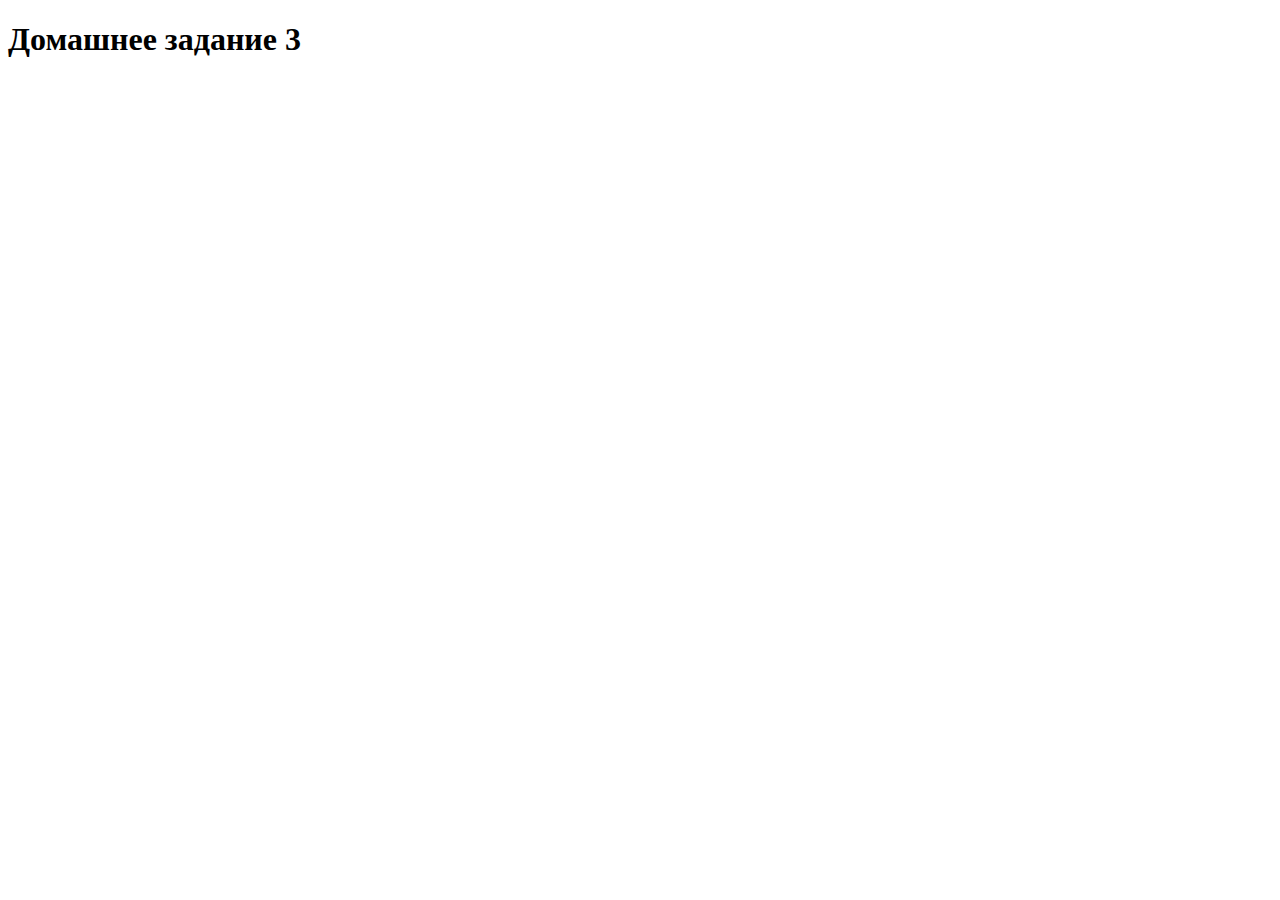
<file: lesson 3/index.html>
<!DOCTYPE html>
<html lang="en">
<head>
    <meta charset="UTF-8">
    <meta name="viewport" content="width=device-width, initial-scale=1.0">
    <meta http-equiv="X-UA-Compatible" content="ie=edge">
    <title>Домашка №3</title>
</head>
<body>
    <h1>Домашнее задание 3</h1>
</body>
</html>
</file>
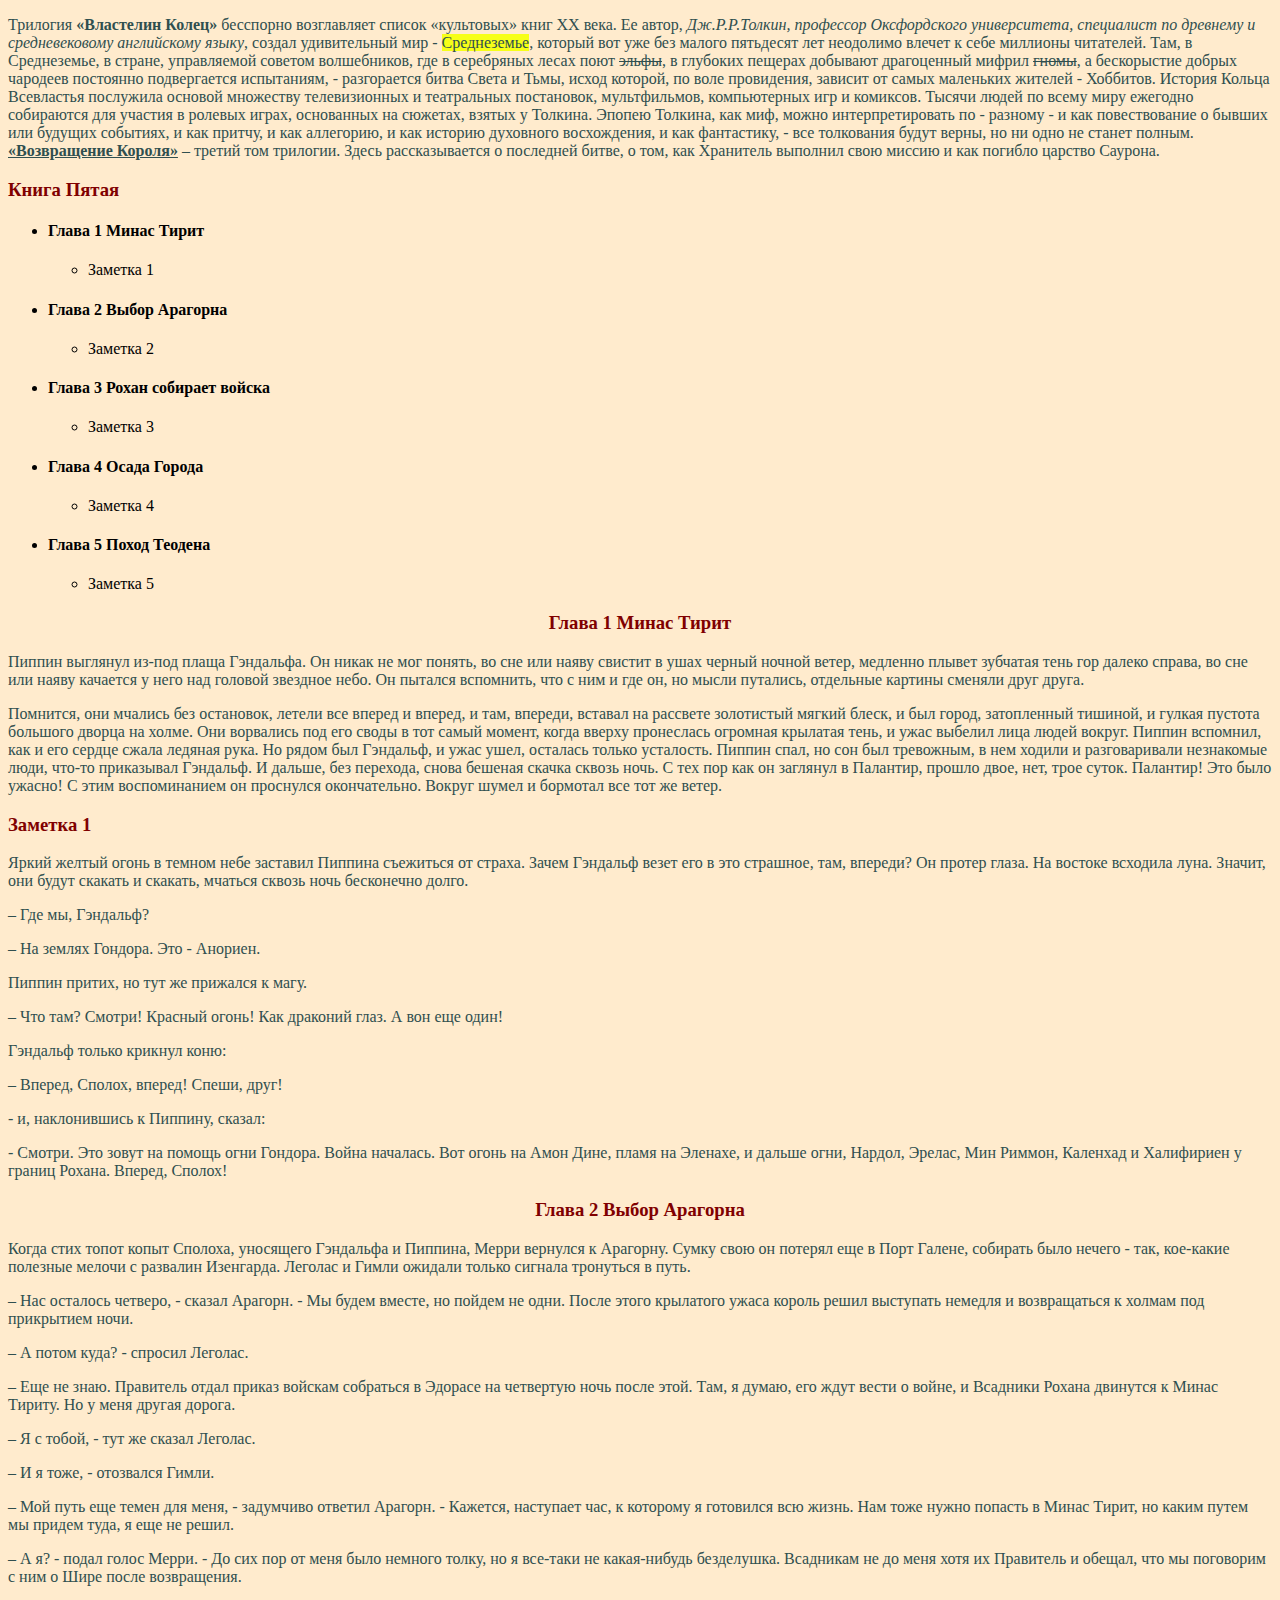
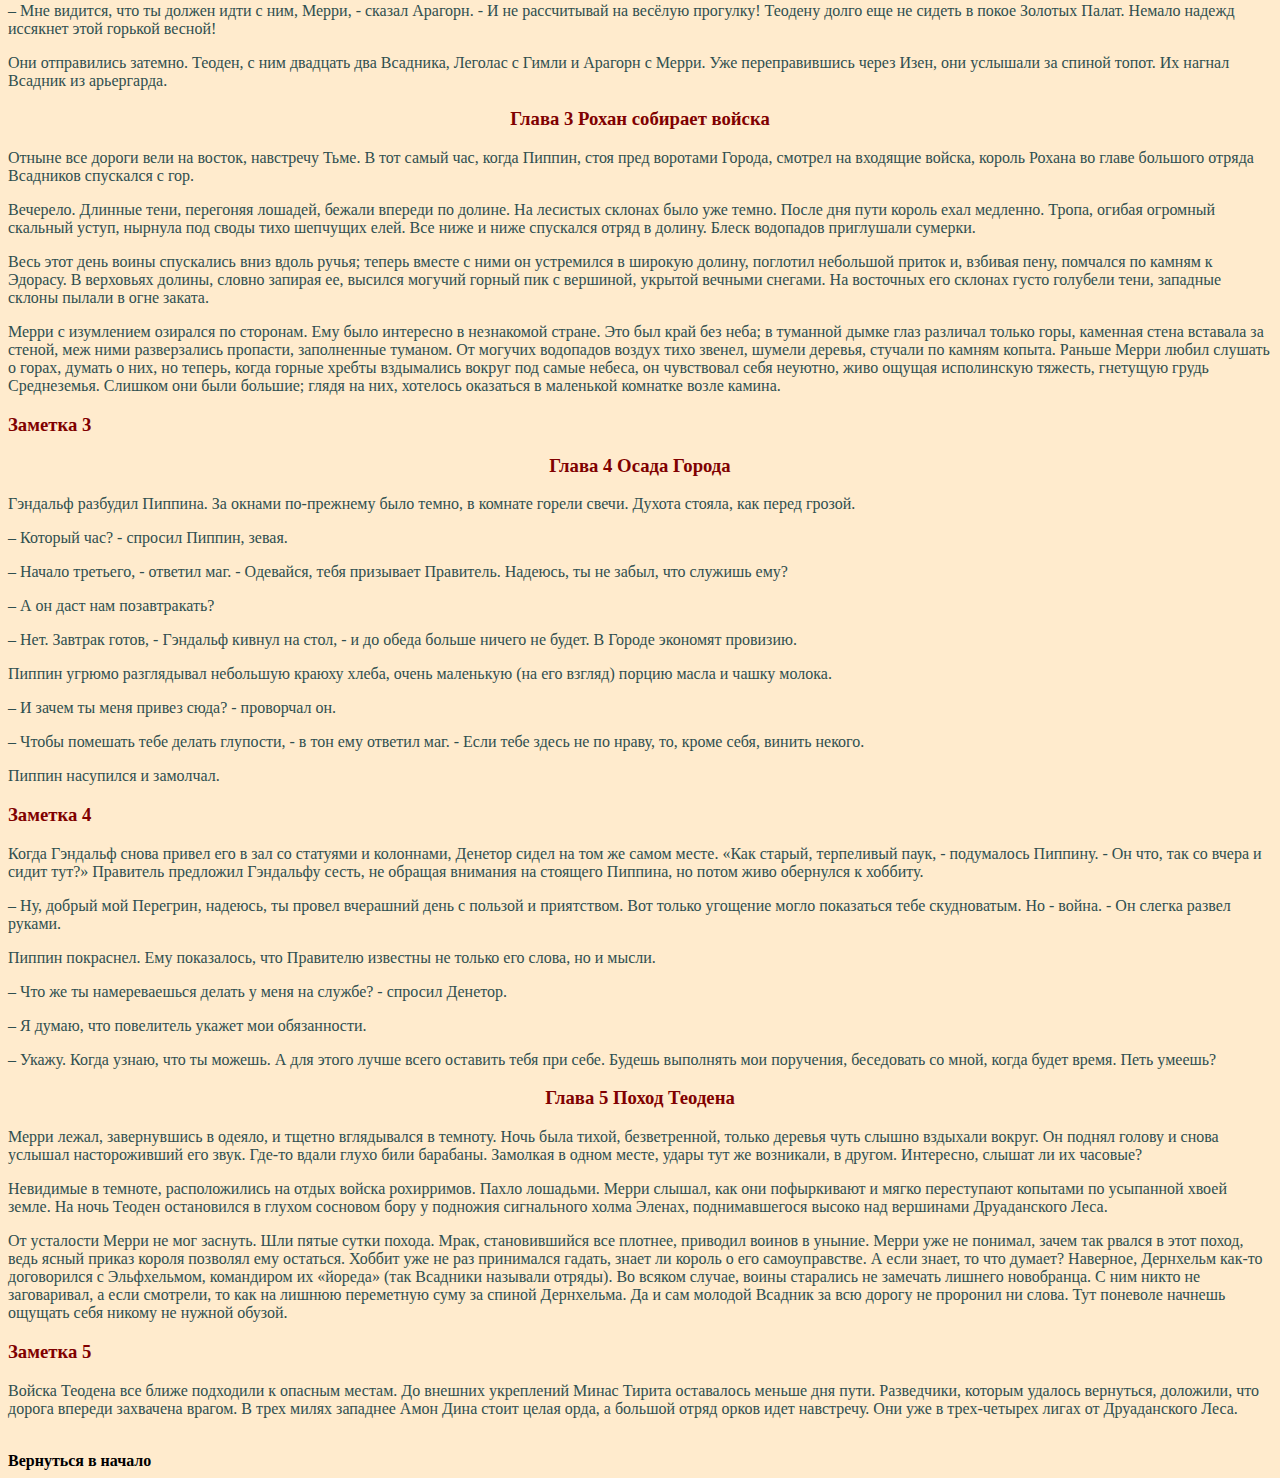
<file: lesson-5/index.html>
<!DOCTYPE html>
<html lang="ru">
<head>
    <meta charset="UTF-8">
    <meta name="viewport" content="width=, initial-scale=1.0">
    <meta http-equiv="X-UA-Compatible" content="ie=edge">
    <title>Урок №4 (домашка)</title>
    <link rel="stylesheet" href="css/style.css">
</head>
<body>
    <p>
        Трилогия <span class="fat">«Властелин Колец»</span> бесспорно возглавляет список «культовых» книг XX века. Ее автор, <span class="tilt">Дж.Р.Р.Толкин,
         профессор Оксфордского университета, специалист по древнему и средневековому английскому языку</span>, создал удивительный мир - 
         <span class="color">Среднеземье</span>, который вот уже без малого пятьдесят лет неодолимо влечет к себе миллионы читателей. Там, в Среднеземье, 
         в стране, управляемой советом волшебников, где в серебряных лесах поют <span class="line">эльфы</span>, в глубоких пещерах добывают драгоценный мифрил 
         <span class="line">гномы</span>, а бескорыстие добрых чародеев постоянно подвергается испытаниям, - разгорается битва Света и Тьмы, исход которой, по 
         воле провидения, зависит от самых маленьких жителей - Хоббитов. История Кольца Всевластья послужила основой множеству телевизионных 
         и театральных постановок, мультфильмов, компьютерных игр и комиксов. Тысячи людей по всему миру ежегодно собираются для участия в 
         ролевых играх, основанных на сюжетах, взятых у Толкина. Эпопею Толкина, как миф, можно интерпретировать по - разному - и как 
         повествование о бывших или будущих событиях, и как притчу, и как аллегорию, и как историю духовного восхождения, и как фантастику, 
         - все толкования будут верны, но ни одно не станет полным. <span class="fat king">«Возвращение Короля»</span> – третий том трилогии. Здесь рассказывается 
         о последней битве, о том, как Хранитель выполнил свою миссию и как погибло царство Саурона.
    </p>
    
    <h3>Книга Пятая</h3>
   
    <ul>
        <li>
            <h4>Глава 1 Минас Тирит</h4>

            <ul>
                <li>Заметка 1</li>
            </ul>
        </li>
        
        <li> <h4>Глава 2 Выбор Арагорна</h4>
                <ul>
                    <li>Заметка 2</li>
                </ul>
        </li>
        
        <li><h4>Глава 3 Рохан собирает войска</h4>
                <ul>
                    <li>Заметка 3</li>
                </ul>
        </li>
        
        <li><h4>Глава 4 Осада Города</h4>
                <ul>
                    <li>Заметка 4</li>
                </ul>
        </li>
        
        <li><h4>Глава 5 Поход Теодена</h4>
                <ul>
                    <li>Заметка 5</li>
                </ul>
        </li>
    </ul>
    
    <h3 class="chapter">Глава 1 Минас Тирит</h3>
    <p>
        Пиппин выглянул из-под плаща Гэндальфа. Он никак не мог понять, во сне или наяву свистит в ушах черный ночной ветер, медленно плывет зубчатая тень гор далеко справа, во сне или наяву качается у него над головой звездное небо. Он пытался вспомнить, что с ним и где он, но мысли путались, отдельные картины сменяли друг друга.
    </p>

    <p>
        Помнится, они мчались без остановок, летели все вперед и вперед, и там, впереди, вставал на рассвете золотистый мягкий блеск, и был город, затопленный тишиной, и гулкая пустота большого дворца на холме. Они ворвались под его своды в тот самый момент, когда вверху пронеслась огромная крылатая тень, и ужас выбелил лица людей вокруг. Пиппин вспомнил, как и его сердце сжала ледяная рука. Но рядом был Гэндальф, и ужас ушел, осталась только усталость. Пиппин спал, но сон был тревожным, в нем ходили и разговаривали незнакомые люди, что-то приказывал Гэндальф. И дальше, без перехода, снова бешеная скачка сквозь ночь. С тех пор как он заглянул в Палантир, прошло двое, нет, трое суток. Палантир! Это было ужасно! С этим воспоминанием он проснулся окончательно. Вокруг шумел и бормотал все тот же ветер.
    </p>

    <h3>
        Заметка 1
    </h3>
    <p>
        Яркий желтый огонь в темном небе заставил Пиппина съежиться от страха. Зачем Гэндальф везет его в это страшное, там, впереди? Он протер глаза. На востоке всходила луна. Значит, они будут скакать и скакать, мчаться сквозь ночь бесконечно долго.
    </p>
    <p>
        – Где мы, Гэндальф?
    </p>
    <p>
        – На землях Гондора. Это - Анориен.
    </p>
    <p>
        Пиппин притих, но тут же прижался к магу.
    </p>
    <p>
        – Что там? Смотри! Красный огонь! Как драконий глаз. А вон еще один!
    </p>
    <p>
        Гэндальф только крикнул коню:
    </p>
    <p>
        – Вперед, Сполох, вперед! Спеши, друг! 
    </p>
    <p>
        - и, наклонившись к Пиппину, сказал:
    </p>
    <p>
        - Смотри. Это зовут на помощь огни Гондора. Война началась. Вот огонь на Амон Дине, пламя на Эленахе, и дальше огни, Нардол, Эрелас, Мин Риммон, Каленхад и Халифириен у границ Рохана. Вперед, Сполох!
    </p>
    
    <h3 class="chapter">Глава 2 Выбор Арагорна</h3>
    <p>
        Когда стих топот копыт Сполоха, уносящего Гэндальфа и Пиппина, Мерри вернулся к Арагорну. Сумку свою он потерял еще в Порт Галене, собирать было нечего - так, кое-какие полезные мелочи с развалин Изенгарда. Леголас и Гимли ожидали только сигнала тронуться в путь.
    </p>
    <p>
        – Нас осталось четверо, - сказал Арагорн. - Мы будем вместе, но пойдем не одни. После этого крылатого ужаса король решил выступать немедля и возвращаться к холмам под прикрытием ночи.
    </p>
    <p>
            – А потом куда? - спросил Леголас.
    </p>
    <p>
            – Еще не знаю. Правитель отдал приказ войскам собраться в Эдорасе на четвертую ночь после этой. Там, я думаю, его ждут вести о войне, и Всадники Рохана двинутся к Минас Тириту. Но у меня другая дорога.
    </p>
    <p>
            – Я с тобой, - тут же сказал Леголас.
    </p>
    <p>
            – И я тоже, - отозвался Гимли.
    </p>
    <p>
            – Мой путь еще темен для меня, - задумчиво ответил Арагорн. - Кажется, наступает час, к которому я готовился всю жизнь. Нам тоже нужно попасть в Минас Тирит, но каким путем мы придем туда, я еще не решил.
    </p>
    <p>
        – А я? - подал голос Мерри. - До сих пор от меня было немного толку, но я все-таки не какая-нибудь безделушка. Всадникам не до меня хотя их Правитель и обещал, что мы поговорим с ним о Шире после возвращения.
    </p>
    <p>
        – Мне видится, что ты должен идти с ним, Мерри, - сказал Арагорн. - И не рассчитывай на весёлую прогулку! Теодену долго еще не сидеть в покое Золотых Палат. Немало надежд иссякнет этой горькой весной!
    </p>
    <p>
        Они отправились затемно. Теоден, с ним двадцать два Всадника, Леголас с Гимли и Арагорн с Мерри. Уже переправившись через Изен, они услышали за спиной топот. Их нагнал Всадник из арьергарда.
    </p>

    <h3 class="chapter">
        Глава 3 Рохан собирает войска
    </h3>
    <p>
        Отныне все дороги вели на восток, навстречу Тьме. В тот самый час, когда Пиппин, стоя пред воротами Города, смотрел на входящие войска, король Рохана во главе большого отряда Всадников спускался с гор.
    </p>
    <p>
        Вечерело. Длинные тени, перегоняя лошадей, бежали впереди по долине. На лесистых склонах было уже темно. После дня пути король ехал медленно. Тропа, огибая огромный скальный уступ, нырнула под своды тихо шепчущих елей. Все ниже и ниже спускался отряд в долину. Блеск водопадов приглушали сумерки.
    </p>
    <p>
        Весь этот день воины спускались вниз вдоль ручья; теперь вместе с ними он устремился в широкую долину, поглотил небольшой приток и, взбивая пену, помчался по камням к Эдорасу. В верховьях долины, словно запирая ее, высился могучий горный пик с вершиной, укрытой вечными снегами. На восточных его склонах густо голубели тени, западные склоны пылали в огне заката.
    </p>
    <p>
        Мерри с изумлением озирался по сторонам. Ему было интересно в незнакомой стране. Это был край без неба; в туманной дымке глаз различал только горы, каменная стена вставала за стеной, меж ними разверзались пропасти, заполненные туманом. От могучих водопадов воздух тихо звенел, шумели деревья, стучали по камням копыта. Раньше Мерри любил слушать о горах, думать о них, но теперь, когда горные хребты вздымались вокруг под самые небеса, он чувствовал себя неуютно, живо ощущая исполинскую тяжесть, гнетущую грудь Среднеземья. Слишком они были большие; глядя на них, хотелось оказаться в маленькой комнатке возле камина.
    </p>

    <h3>
        Заметка 3
    </h3>
    
    <h3 class="chapter">
        Глава 4 Осада Города
    </h3>
    <p>
        Гэндальф разбудил Пиппина. За окнами по-прежнему было темно, в комнате горели свечи. Духота стояла, как перед грозой.
    </p>
    <p>
        – Который час? - спросил Пиппин, зевая.
    </p>
    <p>
        – Начало третьего, - ответил маг. - Одевайся, тебя призывает Правитель. Надеюсь, ты не забыл, что служишь ему?
    </p>
    <p>
        – А он даст нам позавтракать?
    </p>
    <p>
            – Нет. Завтрак готов, - Гэндальф кивнул на стол, - и до обеда больше ничего не будет. В Городе экономят провизию.
    </p>
    <p>
            Пиппин угрюмо разглядывал небольшую краюху хлеба, очень маленькую (на его взгляд) порцию масла и чашку молока.
    </p>
    <p>
        – И зачем ты меня привез сюда? - проворчал он.
    </p>
    <p>
            – Чтобы помешать тебе делать глупости, - в тон ему ответил маг. - Если тебе здесь не по нраву, то, кроме себя, винить некого.
    </p>
    <p>
        Пиппин насупился и замолчал.
    </p>

    <h3>
        Заметка 4
    </h3>
    <p>
        Когда Гэндальф снова привел его в зал со статуями и колоннами, Денетор сидел на том же самом месте. «Как старый, терпеливый паук, - подумалось Пиппину. - Он что, так со вчера и сидит тут?» Правитель предложил Гэндальфу сесть, не обращая внимания на стоящего Пиппина, но потом живо обернулся к хоббиту.
    </p>
    <p>
        – Ну, добрый мой Перегрин, надеюсь, ты провел вчерашний день с пользой и приятством. Вот только угощение могло показаться тебе скудноватым. Но - война. - Он слегка развел руками.
    </p>
    <p>
        Пиппин покраснел. Ему показалось, что Правителю известны не только его слова, но и мысли.
    </p>
    <p>
        – Что же ты намереваешься делать у меня на службе? - спросил Денетор.
    </p>
    <p>
        – Я думаю, что повелитель укажет мои обязанности.
    </p>
    <p>
        – Укажу. Когда узнаю, что ты можешь. А для этого лучше всего оставить тебя при себе. Будешь выполнять мои поручения, беседовать со мной, когда будет время. Петь умеешь?
    </p>

    <h3 class="chapter">
        Глава 5 Поход Теодена
    </h3>
    <p>
        Мерри лежал, завернувшись в одеяло, и тщетно вглядывался в темноту. Ночь была тихой, безветренной, только деревья чуть слышно вздыхали вокруг. Он поднял голову и снова услышал настороживший его звук. Где-то вдали глухо били барабаны. Замолкая в одном месте, удары тут же возникали, в другом. Интересно, слышат ли их часовые?
    </p>
    <p>
        Невидимые в темноте, расположились на отдых войска рохирримов. Пахло лошадьми. Мерри слышал, как они пофыркивают и мягко переступают копытами по усыпанной хвоей земле. На ночь Теоден остановился в глухом сосновом бору у подножия сигнального холма Эленах, поднимавшегося высоко над вершинами Друаданского Леса.
    </p>
    <p>
        От усталости Мерри не мог заснуть. Шли пятые сутки похода. Мрак, становившийся все плотнее, приводил воинов в уныние. Мерри уже не понимал, зачем так рвался в этот поход, ведь ясный приказ короля позволял ему остаться. Хоббит уже не раз принимался гадать, знает ли король о его самоуправстве. А если знает, то что думает? Наверное, Дернхельм как-то договорился с Эльфхельмом, командиром их «йореда» (так Всадники называли отряды). Во всяком случае, воины старались не замечать лишнего новобранца. С ним никто не заговаривал, а если смотрели, то как на лишнюю переметную суму за спиной Дернхельма. Да и сам молодой Всадник за всю дорогу не проронил ни слова. Тут поневоле начнешь ощущать себя никому не нужной обузой.
    </p>

    <h3>
        Заметка 5
    </h3>
    <p>
        Войска Теодена все ближе подходили к опасным местам. До внешних укреплений Минас Тирита оставалось меньше дня пути. Разведчики, которым удалось вернуться, доложили, что дорога впереди захвачена врагом. В трех милях западнее Амон Дина стоит целая орда, а большой отряд орков идет навстречу. Они уже в трех-четырех лигах от Друаданского Леса.
    </p>

    <b><br>Вернуться в начало</b>

</body>
</html>
</file>
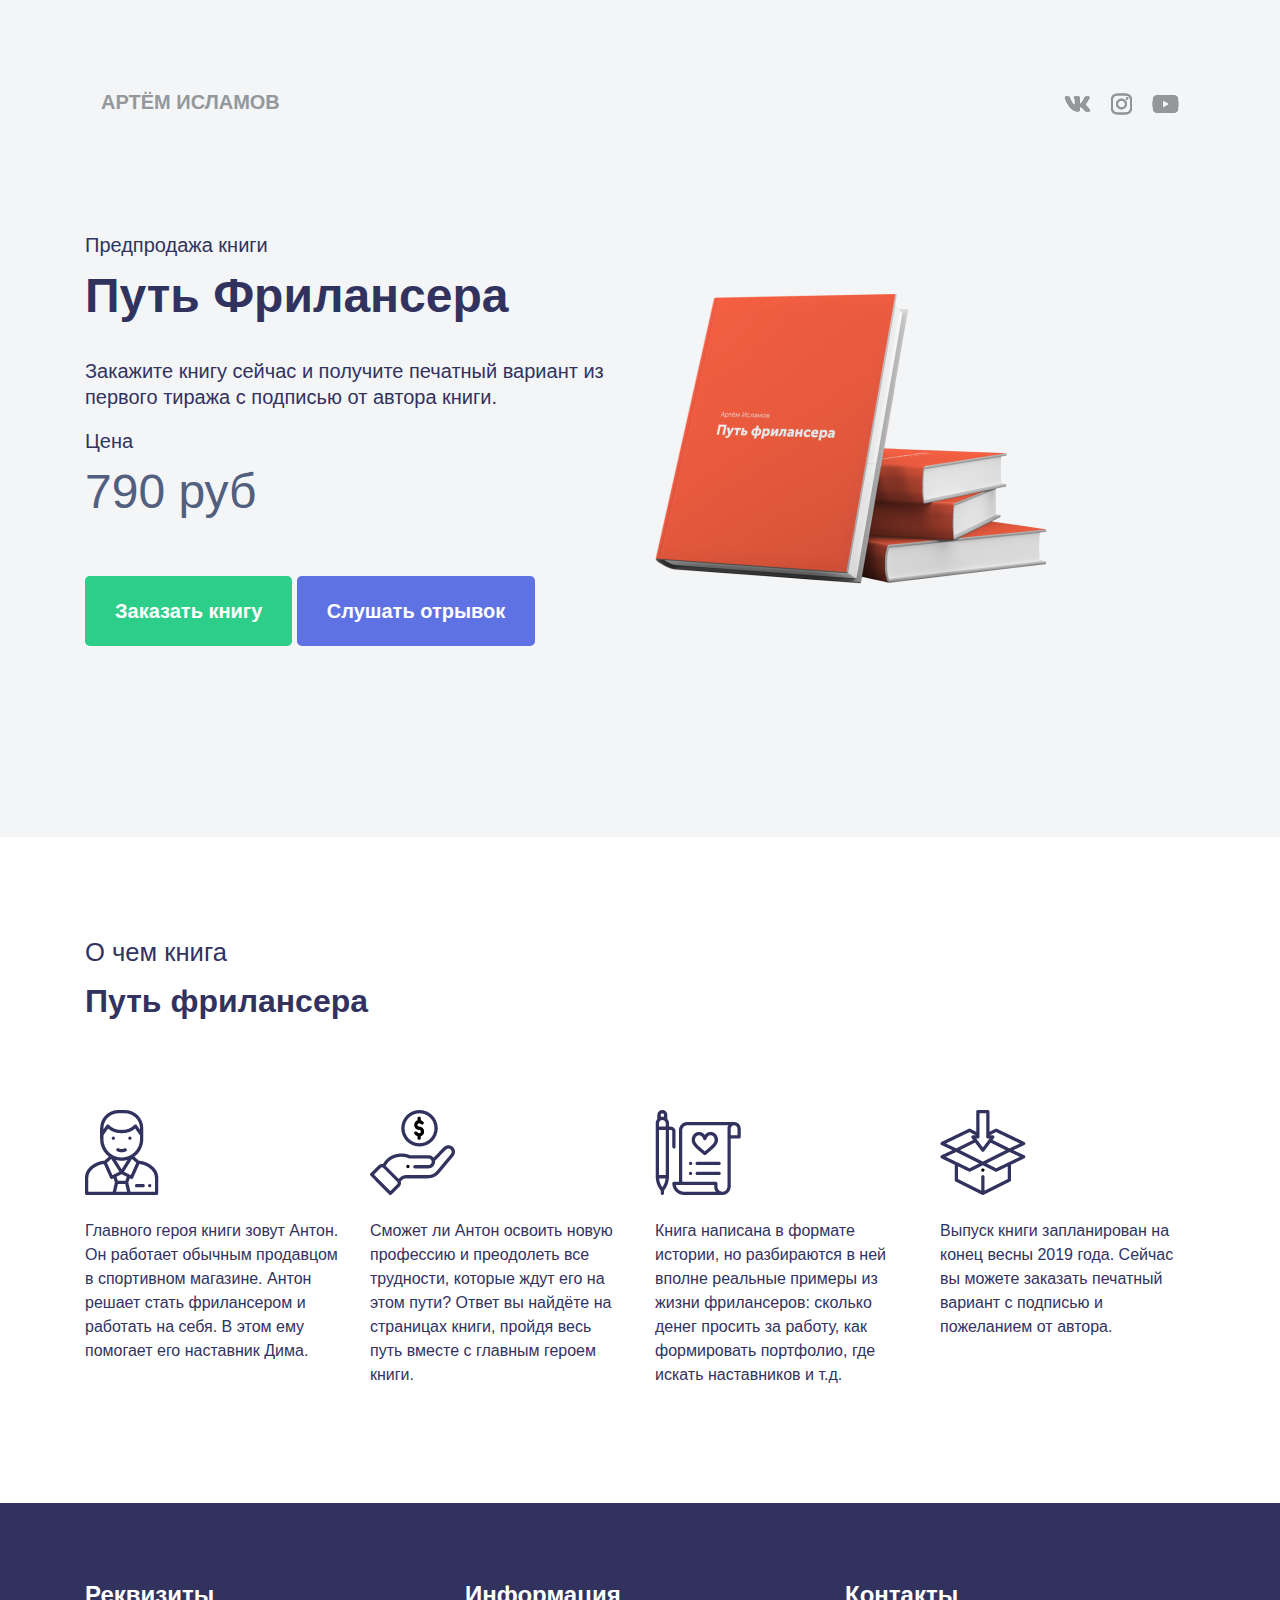
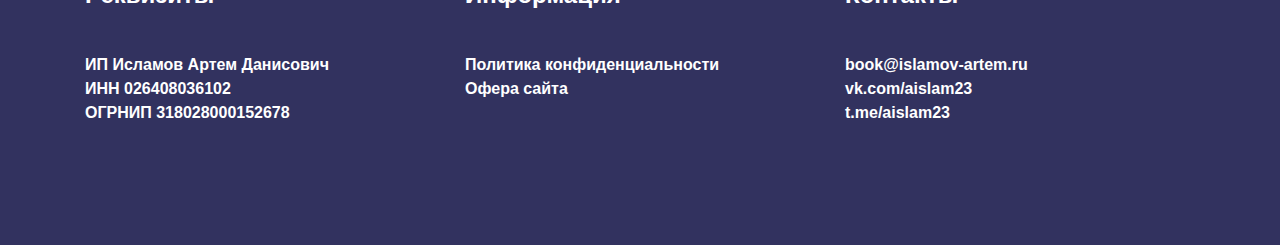
<file: lesson-10-1/src/index.html>
<!doctype html>
<html lang="en">
  <head>
    <!-- Required meta tags -->
    <meta charset="utf-8">
    <meta name="viewport" content="width=device-width, initial-scale=1, shrink-to-fit=no">

    <!-- Bootstrap CSS -->
    <link rel="stylesheet" href="https://maxcdn.bootstrapcdn.com/bootstrap/4.0.0/css/bootstrap.min.css" integrity="sha384-Gn5384xqQ1aoWXA+058RXPxPg6fy4IWvTNh0E263XmFcJlSAwiGgFAW/dAiS6JXm" crossorigin="anonymous">
    
    <link rel="stylesheet" href="css/style.css">
    <title>Путь фрилансера</title>
  </head>
  <body>
    <header class="hero">
        <div class="container">
            <nav class="navbar navbar-light">
                <a class="navbar-brand text-uppercase">Артём Исламов</a>
                <div class="social d-flex justify-content-between">
                    <a href="#"><img src="img/vk.png" alt=""></a>
                    <a href="#"><img src="img/instagram.png" alt=""></a>
                    <a href="#"><img src="img/youtube.png" alt=""></a>
                </div>
            </nav>
            <div class="main">
                <div class="row align-items-center">
                    <div class="col-lg-6 col-sm-8">
                        <div class="main-text">
                            <span class="subtitle d-block">Предпродажа книги</span>
                            
                            <strong class="title d-block">Путь Фрилансера</strong>
                            
                            <p class="description">Закажите книгу сейчас и получите печатный вариант из первого тиража с подписью от автора книги.</p>
                            
                            <span class="price-tag d-block">Цена</span>
                            
                            <strong class="price">790 руб</strong>
                            
                            <div class="buttons mt-5">
                            <a href="#" class="btn btn-success btn-lg ">Заказать книгу</a>
                            <a href="#" class="btn btn-primary btn-lg">Cлушать отрывок</a>
                            </div>
                        </div>
                        <!-- /.main-text -->              
                    </div>
                      <!-- /.col-6 -->
                      <div class="col-lg-6 col-sm-4">
                          <div class="main-image">
                            <img src="img/mane-image.png" alt="">
                          </div>
                          <!-- /.main-image -->
                      </div>
                      <!-- /.col-6 -->
                </div>
            </div>
            <!-- /.main -->
        </div>
        <!-- /.container -->
    </header>

    <div class="section">
        <div class="container">
            <h2 class="section-heading">
                <small class="section-subtitle d-block">О чем книга</small>
                <strong class="section-title">Путь фрилансера</strong>
            </h2>

            <div class="about-block">
                <div class="row">
                <div class="col-3">
                    <img src="img/picture-1.png" alt="">
                    <p class="block-text mt-4">Главного героя книги зовут Антон. Он работает обычным продавцом в спортивном магазине. Антон решает стать фрилансером и работать на себя. В этом ему помогает его наставник Дима.</p>
                </div>
                <div class="col-3">
                    <img src="img/picture-2.png" alt="">
                    <p class="block-text mt-4">Сможет ли Антон освоить новую профессию и преодолеть все трудности, которые ждут его на этом пути? Ответ вы найдёте на страницах книги, пройдя весь путь вместе с главным героем книги.</p>
                </div>
                <div class="col-3">
                    <img src="img/picture-3.png" alt="">
                    <p class="block-text mt-4">Книга написана в формате истории, но разбираются в ней вполне реальные примеры из жизни фрилансеров: сколько денег просить за работу, как формировать портфолио, где искать наставников и т.д.</p>
                </div>
                <div class="col-3">
                    <img src="img/picture-4.png" alt="">
                    <p class="block-text mt-4">Выпуск книги запланирован на конец весны 2019 года. Сейчас вы можете заказать печатный вариант с подписью и пожеланием от автора.
                        </p>
                </div>
            </div>
            </div>
            <!-- /.about-block -->
        </div>
        <!-- /.container -->
    </div>


    <footer class="footer">
        <div class="container">
            <div class="row text-white">
                <div class="col">
                    <div class="footer-block">
                        <h4 class="footer-title">Реквизиты</h4>
                        <p>ИП Исламов Артем Данисович 
                            <br> ИНН 026408036102 
                            <br> ОГРНИП 318028000152678</p>
                    </div>
                    <!-- /.footer-block -->
                </div>
                <!-- /.col -->

                <div class="col">        
                    <div class="footer-block">
                        <h4 class="footer-title">Информация</h4>
                        <p>
                            <a class="d-block text-white" href="#">Политика конфиденциальности</a>
                            <a class="d-block text-white" href="#">Офера сайта</a>
                        </p>
                    </div>
                    <!-- /.footer-block -->
                </div>
                <!-- /.col -->
                <div class="col">
                    <div class="footer-block">
                        <h4 class="footer-title">Контакты</h4>
                        <p>
                            <a class="d-block text-white" href="#">book@islamov-artem.ru</a>
                            <a class="d-block text-white" href="#">vk.com/aislam23</a>
                            <a class="d-block text-white" href="#">t.me/aislam23</a>
                        </p>
                    </div>
                    <!-- /.footer-block -->
                </div>
                <!-- /.col -->
            </div>
            <!-- /.row -->
        </div>
    </footer>
</body>
</html>
</file>
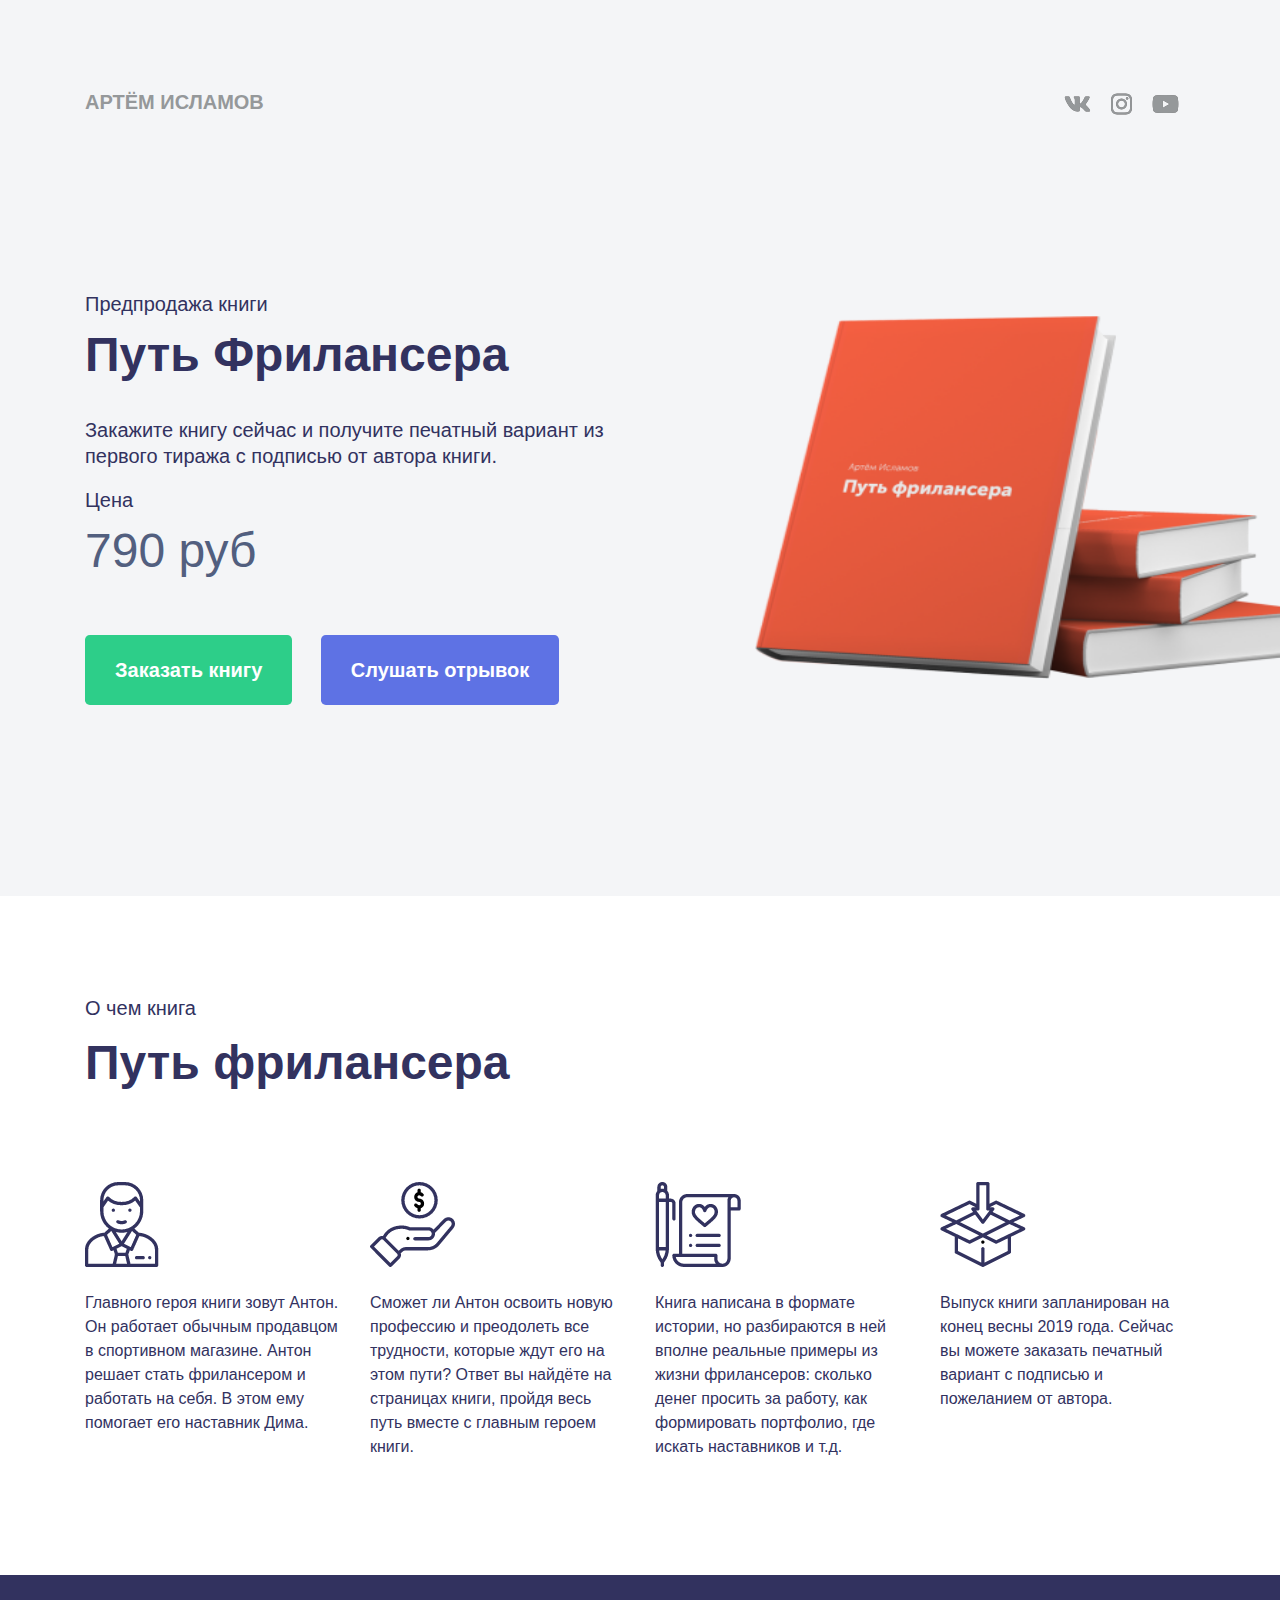
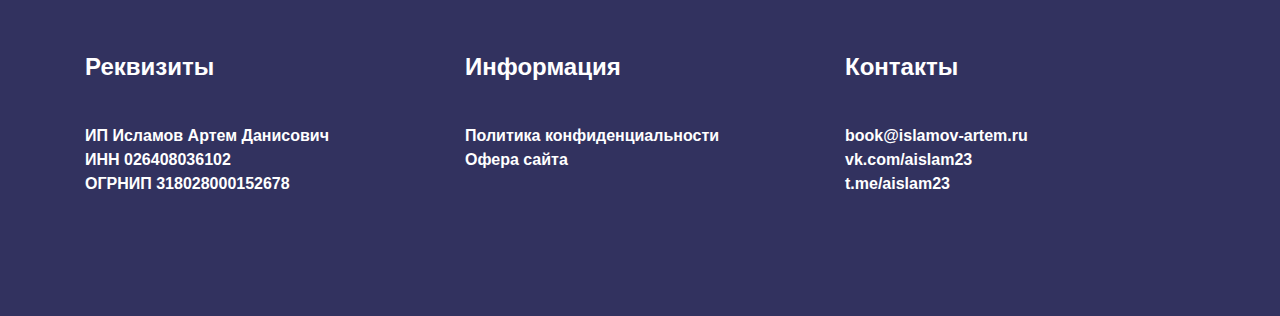
<file: lesson-10-2/src/index.html>
<!doctype html>
<html lang="en">
  <head>
    <!-- Required meta tags -->
    <meta charset="utf-8">
    <meta name="viewport" content="width=device-width, initial-scale=1, shrink-to-fit=no">

    <!-- Bootstrap CSS -->
    <link rel="stylesheet" href="https://maxcdn.bootstrapcdn.com/bootstrap/4.0.0/css/bootstrap.min.css" integrity="sha384-Gn5384xqQ1aoWXA+058RXPxPg6fy4IWvTNh0E263XmFcJlSAwiGgFAW/dAiS6JXm" crossorigin="anonymous">
    
    <link rel="stylesheet" href="css/style.css">
    <title>Путь фрилансера</title>
  </head>
  <body>
    <header class="hero">
        <div class="container">
            <nav class="navbar navbar-light">
                <a class="navbar-brand text-uppercase">Артём Исламов</a>
                <div class="social d-flex justify-content-between">
                    <a href="#"><img src="img/vk.png" alt=""></a>
                    <a href="#"><img src="img/instagram.png" alt=""></a>
                    <a href="#"><img src="img/youtube.png" alt=""></a>
                </div>
            </nav>
            <div class="main">
                <div class="row align-items-center">
                    <div class="col-lg-6 col-sm-8">
                        <div class="main-text">
                            <span class="subtitle d-block">Предпродажа книги</span>
                            
                            <strong class="title d-block">Путь Фрилансера</strong>
                            
                            <p class="description">Закажите книгу сейчас и получите печатный вариант из первого тиража с подписью от автора книги.</p>
                            
                            <span class="price-tag d-block">Цена</span>
                            
                            <strong class="price">790 руб</strong>
                            
                            <div class="buttons mt-5">
                            <a href="#" class="btn btn-success btn-lg mr-4">Заказать книгу</a>
                            <a href="#" class="btn btn-primary btn-lg">Cлушать отрывок</a>
                            </div>
                        </div>
                        <!-- /.main-text -->              
                    </div>
                      <!-- /.col-6 -->
                      <div class="col-lg-6 col-sm-4">
                          <div class="main-image">
                            <img class="book" src="img/mane-image.png" alt="">
                          </div>
                          <!-- /.main-image -->
                      </div>
                      <!-- /.col-6 -->
                </div>
            </div>
            <!-- /.main -->
        </div>
        <!-- /.container -->
    </header>

    <div class="section">
        <div class="container">
            <h2 class="section-heading">
                <small class="section-subtitle d-block">О чем книга</small>
                <strong class="section-title">Путь фрилансера</strong>
            </h2>

            <div class="about-block">
                <div class="row">
                <div class="col-3">
                    <img src="img/picture-1.png" alt="">
                    <p class="block-text mt-4">Главного героя книги зовут Антон. Он работает обычным продавцом в спортивном магазине. Антон решает стать фрилансером и работать на себя. В этом ему помогает его наставник Дима.</p>
                </div>
                <div class="col-3">
                    <img src="img/picture-2.png" alt="">
                    <p class="block-text mt-4">Сможет ли Антон освоить новую профессию и преодолеть все трудности, которые ждут его на этом пути? Ответ вы найдёте на страницах книги, пройдя весь путь вместе с главным героем книги.</p>
                </div>
                <div class="col-3">
                    <img src="img/picture-3.png" alt="">
                    <p class="block-text mt-4">Книга написана в формате истории, но разбираются в ней вполне реальные примеры из жизни фрилансеров: сколько денег просить за работу, как формировать портфолио, где искать наставников и т.д.</p>
                </div>
                <div class="col-3">
                    <img src="img/picture-4.png" alt="">
                    <p class="block-text mt-4">Выпуск книги запланирован на конец весны 2019 года. Сейчас вы можете заказать печатный вариант с подписью и пожеланием от автора.
                        </p>
                </div>
            </div>
            </div>
            <!-- /.about-block -->
        </div>
        <!-- /.container -->
    </div>


    <footer class="footer">
        <div class="container">
            <div class="row text-white">
                <div class="col">
                    <div class="footer-block">
                        <h4 class="footer-title">Реквизиты</h4>
                        <p>ИП Исламов Артем Данисович 
                            <br> ИНН 026408036102 
                            <br> ОГРНИП 318028000152678</p>
                    </div>
                    <!-- /.footer-block -->
                </div>
                <!-- /.col -->

                <div class="col">        
                    <div class="footer-block">
                        <h4 class="footer-title">Информация</h4>
                        <p>
                            <a class="d-block text-white" href="#">Политика конфиденциальности</a>
                            <a class="d-block text-white" href="#">Офера сайта</a>
                        </p>
                    </div>
                    <!-- /.footer-block -->
                </div>
                <!-- /.col -->
                <div class="col">
                    <div class="footer-block">
                        <h4 class="footer-title">Контакты</h4>
                        <p>
                            <a class="d-block text-white" href="#">book@islamov-artem.ru</a>
                            <a class="d-block text-white" href="#">vk.com/aislam23</a>
                            <a class="d-block text-white" href="#">t.me/aislam23</a>
                        </p>
                    </div>
                    <!-- /.footer-block -->
                </div>
                <!-- /.col -->
            </div>
            <!-- /.row -->
        </div>
    </footer>
</body>
</html>
</file>
<file: lesson-5/css/style.css>
body {
    background-color:#FFEBCD;
}
.chapter {
    text-align:  center;
}

.fat {
    font-weight: bold;
}

.tilt {
    font-style: italic;
}

.color {
    background-color: #F6FF18;
}

.line {
   text-decoration: line-through; 
}

.king {
    text-decoration: underline;
}

p{
    color: #2F4F4F;
}

h3{
    color:#800000;
}
</file>
<file: lesson-10-1/src/css/style.css>
* {
    box-sizing: border-box;
}

body {
    color: #32325f;
}

.hero {
    background-color: #f4f5f7;
    padding-top: 74px ;
    padding-bottom: 191px;
}

.navbar {
    color: #95989a;
    font-size: 20px;
    font-weight: 700;
}

.social {
    width: 115px;
}

.section-subtitle {
    margin-bottom: 14px;
}

.img {
   max-width: 100%; 
}

.subtitle {
    font-size: 20px;
    font-weight: 400;
}

.title {
    font-size: 48px;
    font-weight: 700;
    margin-bottom: 26px;
}

.price-tag {
    font-size: 20px;
    font-weight: 400;
}

.price {
    font-size: 48px;
    font-weight: 400;
    color: #525f7f;
    margin-bottom: 49px;
}

.description {
    font-size: 20px;
    font-weight: 400;
    line-height: 26px;
}

.main {
    margin-top: 100px;
}

.btn-success {
    background-color: #2dce89;
    border: 3px #2dce89;
    font-size: 20px;
    font-weight: 700;
    padding: 20px 30px;
}

.btn-primary {
    background-color: #5e72e4;
    border: 3px #5e72e4;
    font-size: 20px;
    font-weight: 700;
    padding: 20px 30px;
}


.section {
    padding-top: 100px;
    padding-bottom: 100px;
}

.about-block {
    margin-top: 90px;
}

.footer {
    background-color: #32325f;
    padding-top: 78px;
    padding-bottom: 104px;
}

.footer-title {
    font-size: 24px;
    font-weight: 700;
    padding-bottom: 35px;
}

.footer-block {
    font-size: 16px;
    font-weight: 700;
    color: #fff;
}
</file>
<file: lesson-10-2/src/css/style.css>
* {
    box-sizing: border-box;
}

body {
    color: #32325f;
}

.hero {
    background-color: #f4f5f7;
    padding-top: 74px ;
    padding-bottom: 191px;
}

.navbar {
    color: #95989a;
    font-size: 20px;
    font-weight: 700;
    padding-left: 0;
}

.social {
    width: 115px;
}

.section-subtitle {
    margin-bottom: 14px;
}

.img {
    max-width: 100%; 
 }

 .book {
    margin-left: 100px;
    width: 559px;
    height: 364px;
 }

.main-image {
    width: 559px;
    height: 364px;
}

.subtitle {
    font-size: 20px;
    font-weight: 400;
}

.title {
    font-size: 48px;
    font-weight: 700;
    margin-bottom: 26px;
}

.price-tag {
    font-size: 20px;
    font-weight: 400;
}

.price {
    font-size: 48px;
    font-weight: 400;
    color: #525f7f;
    margin-bottom: 49px;
}

.description {
    font-size: 20px;
    font-weight: 400;
    line-height: 26px;
}

.main {
    margin-top: 159px;
}

.block-text {
    font-size: 16px;
    font-weight: 400;
}

.btn-success {
    background-color: #2dce89;
    border: 3px #2dce89;
    font-size: 20px;
    font-weight: 700;
    padding: 20px 30px;
}

.btn-primary {
    background-color: #5e72e4;
    border: 3px #5e72e4;
    font-size: 20px;
    font-weight: 700;
    padding: 20px 30px;
}


.section {
    padding-top: 100px;
    padding-bottom: 100px;
}

.section-subtitle {
    font-size: 20px;
    font-weight: 400;
}

.section-title {
    font-size: 48px;
    font-weight: 700;
}

.about-block {
    margin-top: 90px;
}

.footer {
    background-color: #32325f;
    padding-top: 78px;
    padding-bottom: 104px;
}

.footer-title {
    font-size: 24px;
    font-weight: 700;
    padding-bottom: 35px;
}

.footer-block {
    font-size: 16px;
    font-weight: 700;
    color: #fff;
}
</file>
